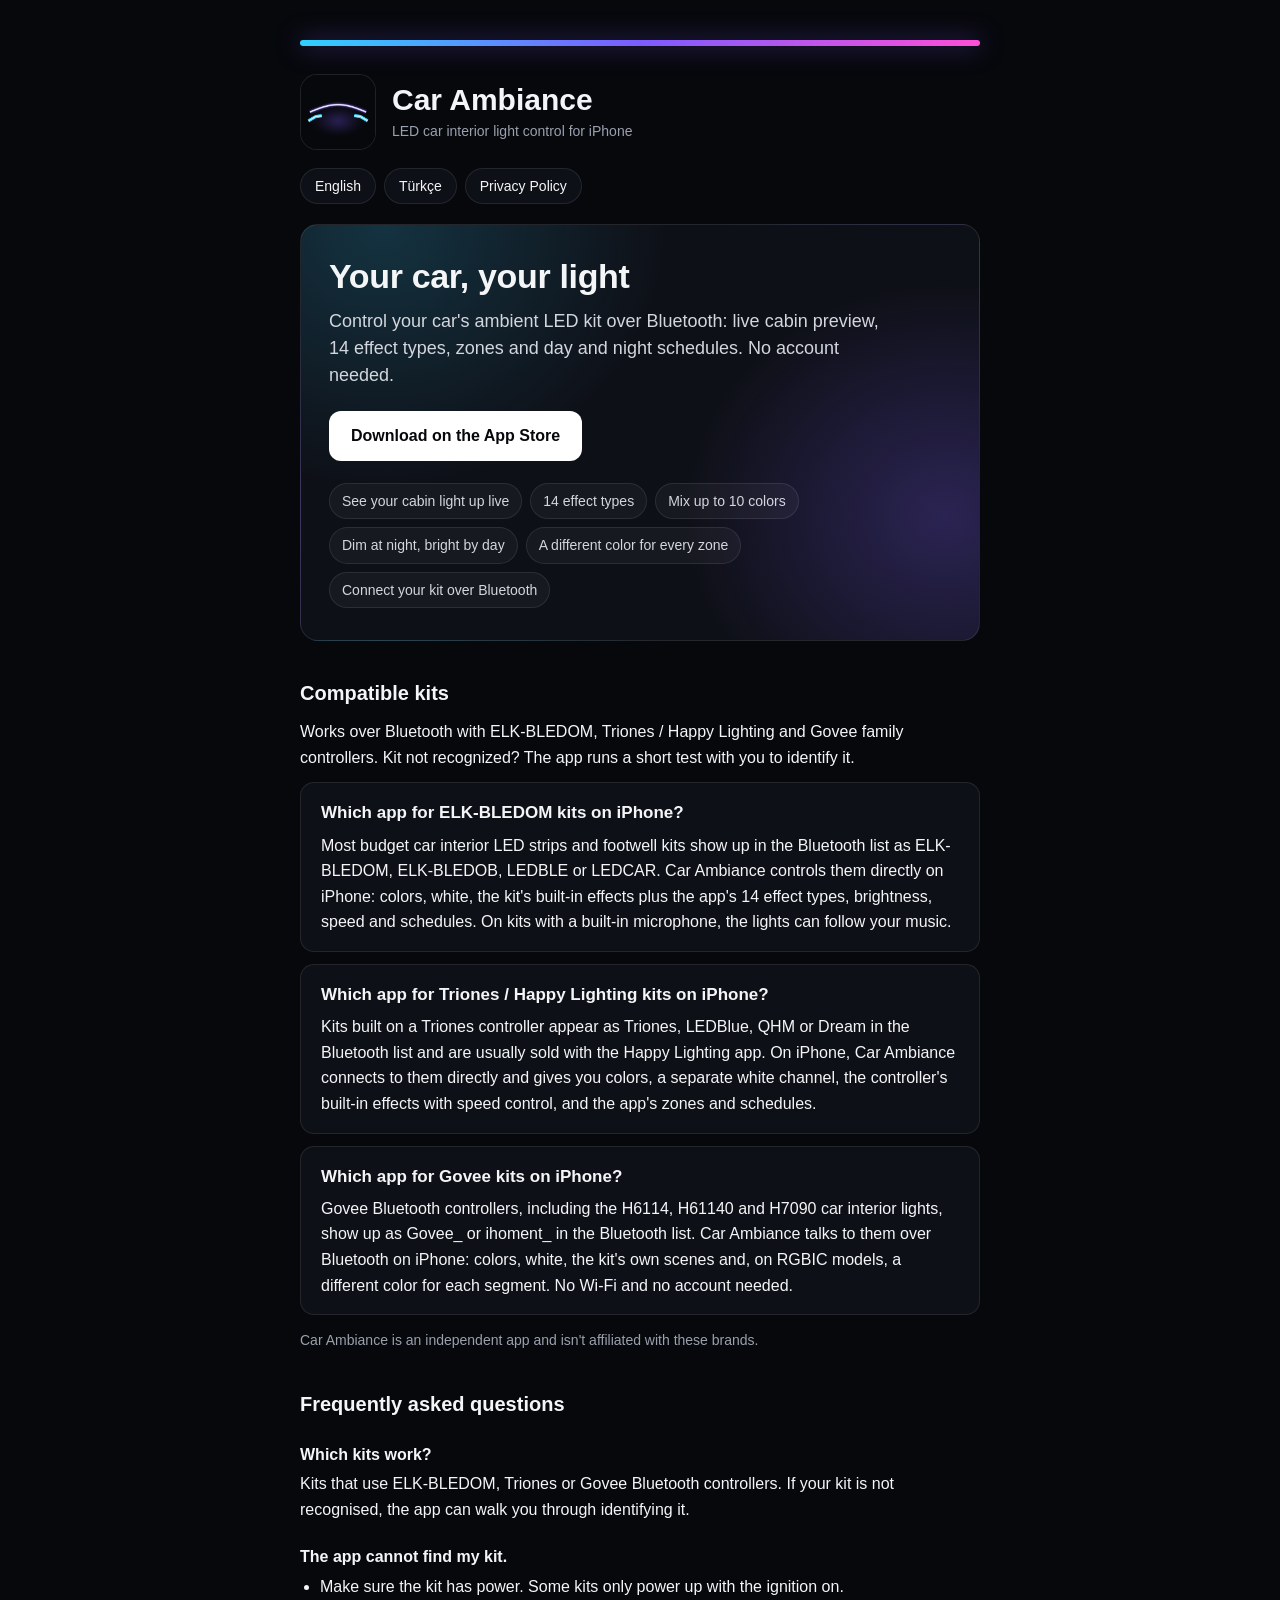
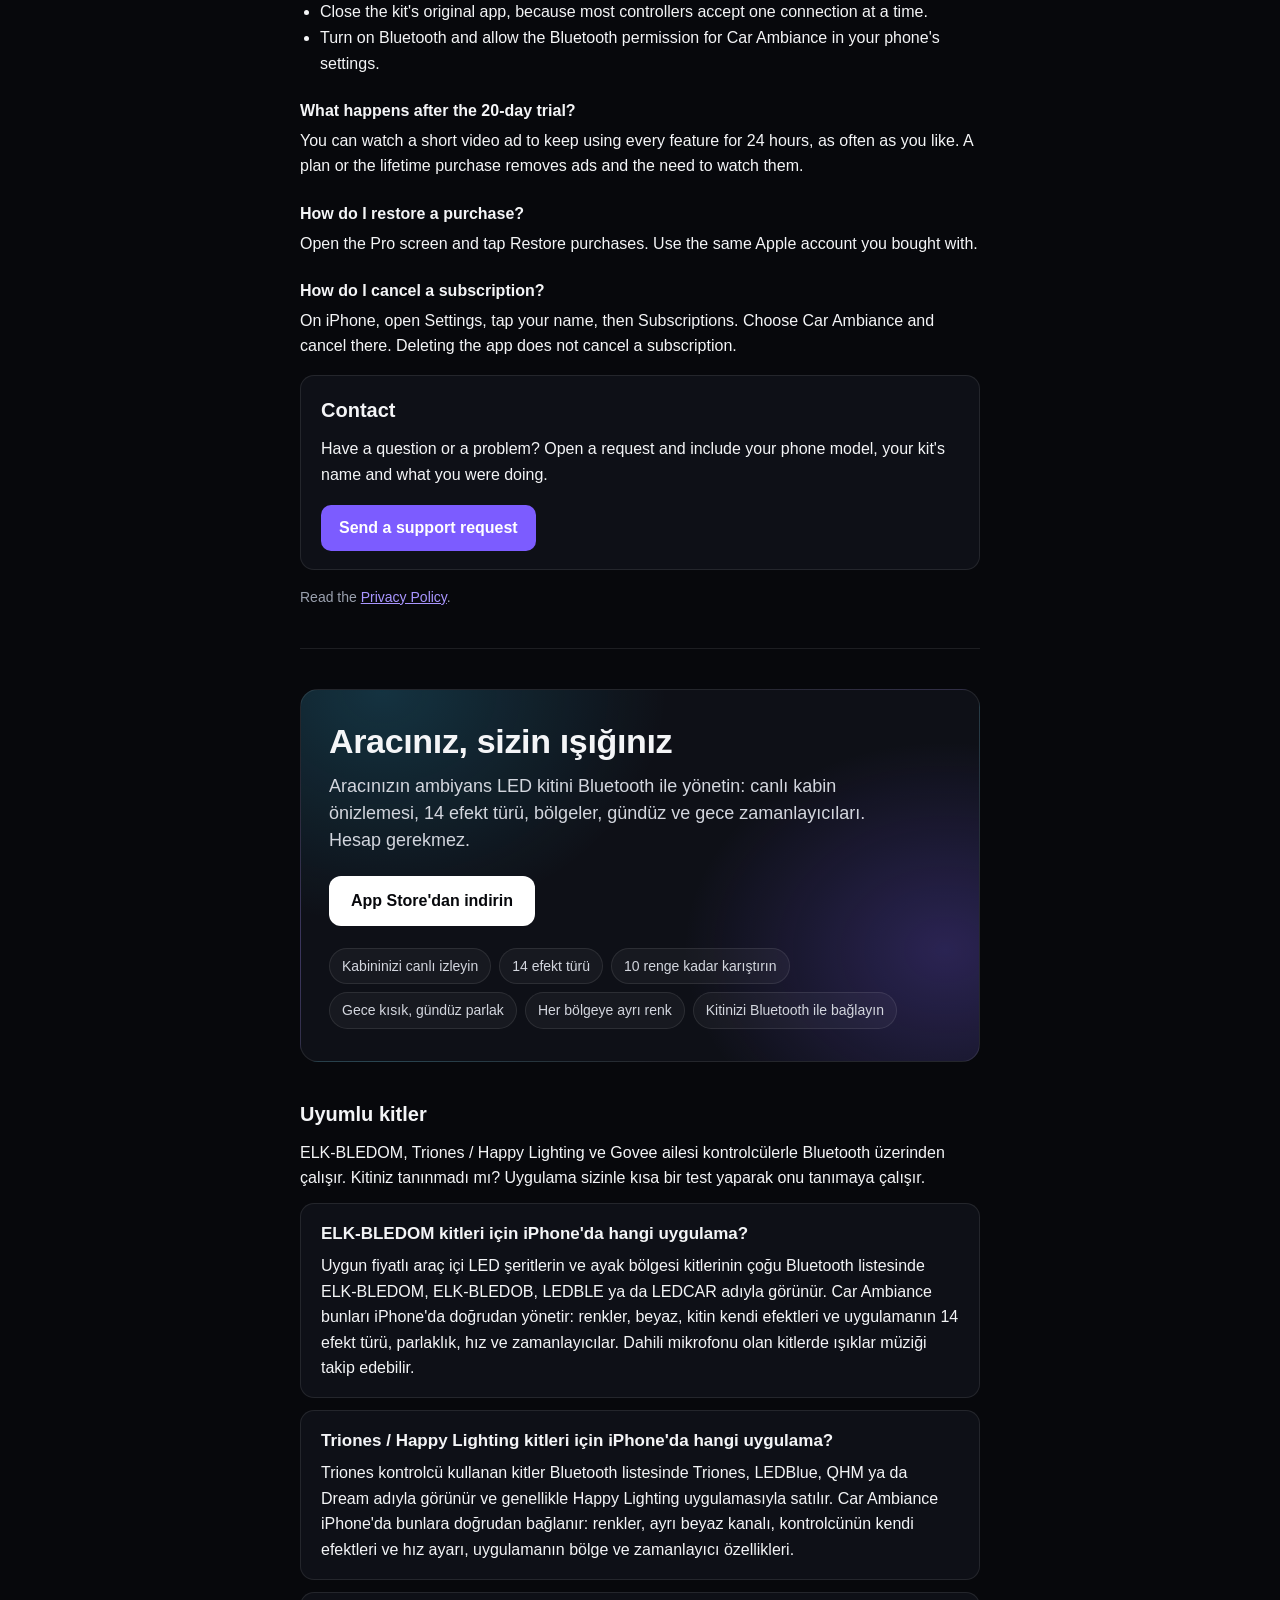
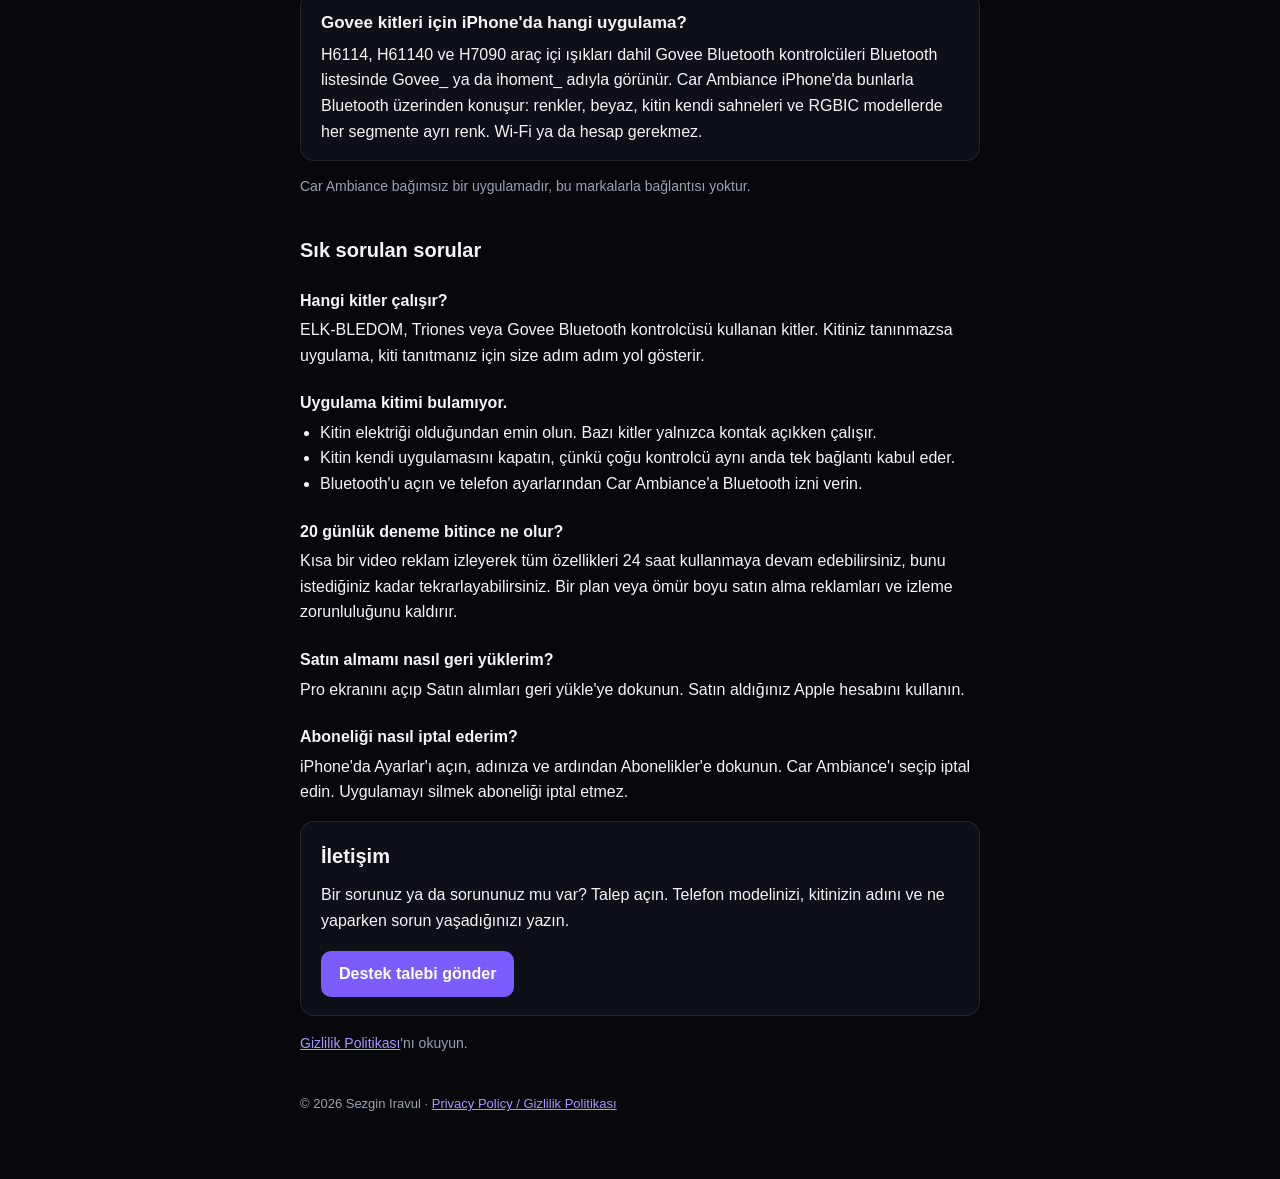
<file: index.html>
<!doctype html>
<html lang="en">
<head>
<meta charset="utf-8">
<meta name="viewport" content="width=device-width, initial-scale=1">
<title>Car Ambiance – LED car interior light control</title>
<meta name="description" content="Control your car's ambient LED kit over Bluetooth on iPhone: live cabin preview, 14 effect types, zones and day and night schedules. Works with ELK-BLEDOM, Triones / Happy Lighting and Govee controllers. No account needed.">
<meta name="apple-itunes-app" content="app-id=6831079834">
<meta name="theme-color" content="#07080C">
<link rel="canonical" href="https://sezginiravul-netizen.github.io/ambiance/">
<link rel="alternate" hreflang="en" href="https://sezginiravul-netizen.github.io/ambiance/">
<link rel="alternate" hreflang="tr" href="https://sezginiravul-netizen.github.io/ambiance/#tr">
<link rel="alternate" hreflang="x-default" href="https://sezginiravul-netizen.github.io/ambiance/">
<link rel="icon" type="image/png" href="icon.png">
<link rel="apple-touch-icon" href="icon.png">
<meta property="og:type" content="website">
<meta property="og:site_name" content="Car Ambiance">
<meta property="og:url" content="https://sezginiravul-netizen.github.io/ambiance/">
<meta property="og:title" content="Car Ambiance – LED car interior light control">
<meta property="og:description" content="Control your car's ambient LED kit over Bluetooth: live cabin preview, 14 effect types, zones and day and night schedules. No account needed.">
<meta property="og:image" content="https://sezginiravul-netizen.github.io/ambiance/og-image.png">
<meta property="og:image:width" content="1200">
<meta property="og:image:height" content="630">
<meta property="og:image:alt" content="Car Ambiance app icon with the tagline “Your car, your light”">
<meta property="og:locale" content="en_US">
<meta property="og:locale:alternate" content="tr_TR">
<meta name="twitter:card" content="summary_large_image">
<meta name="twitter:title" content="Car Ambiance – LED car interior light control">
<meta name="twitter:description" content="Control your car's ambient LED kit over Bluetooth: live cabin preview, 14 effect types, zones and day and night schedules. No account needed.">
<meta name="twitter:image" content="https://sezginiravul-netizen.github.io/ambiance/og-image.png">
<link rel="stylesheet" href="style.css">
<script type="application/ld+json">
{
  "@context": "https://schema.org",
  "@type": "MobileApplication",
  "name": "Car Ambiance",
  "operatingSystem": "iOS",
  "applicationCategory": "UtilitiesApplication",
  "description": "Control your car's ambient LED kit over Bluetooth: live cabin preview, 14 effect types, zones and day and night schedules. No account needed.",
  "url": "https://sezginiravul-netizen.github.io/ambiance/",
  "installUrl": "https://apps.apple.com/us/app/car-ambiance/id6831079834",
  "image": "https://sezginiravul-netizen.github.io/ambiance/og-image.png",
  "author": {"@type": "Person", "name": "Sezgin Iravul"}
}
</script>
</head>
<body>
<div class="wrap">
<div class="bar"></div>
<header class="mast">
<img class="appicon" src="icon.png" width="76" height="76" alt="Car Ambiance app icon">
<div>
<h1>Car Ambiance</h1>
<p class="muted">LED car interior light control for iPhone</p>
</div>
</header>
<nav><a href="#en">English</a><a href="#tr">Türkçe</a><a href="privacy.html">Privacy Policy</a></nav>

<section id="en">
<div class="hero">
<h2 class="tagline">Your car, your light</h2>
<p class="lead">Control your car's ambient LED kit over Bluetooth: live cabin preview, 14 effect types, zones and day and night schedules. No account needed.</p>
<a class="store" href="https://apps.apple.com/us/app/car-ambiance/id6831079834">Download on the App Store</a>
<ul class="chips">
<li>See your cabin light up live</li>
<li>14 effect types</li>
<li>Mix up to 10 colors</li>
<li>Dim at night, bright by day</li>
<li>A different color for every zone</li>
<li>Connect your kit over Bluetooth</li>
</ul>
</div>

<h2 id="kits-en">Compatible kits</h2>
<p>Works over Bluetooth with ELK-BLEDOM, Triones / Happy Lighting and Govee family controllers. Kit not recognized? The app runs a short test with you to identify it.</p>
<div class="kit">
<h3>Which app for ELK-BLEDOM kits on iPhone?</h3>
<p>Most budget car interior LED strips and footwell kits show up in the Bluetooth list as ELK-BLEDOM, ELK-BLEDOB, LEDBLE or LEDCAR. Car Ambiance controls them directly on iPhone: colors, white, the kit's built-in effects plus the app's 14 effect types, brightness, speed and schedules. On kits with a built-in microphone, the lights can follow your music.</p>
</div>
<div class="kit">
<h3>Which app for Triones / Happy Lighting kits on iPhone?</h3>
<p>Kits built on a Triones controller appear as Triones, LEDBlue, QHM or Dream in the Bluetooth list and are usually sold with the Happy Lighting app. On iPhone, Car Ambiance connects to them directly and gives you colors, a separate white channel, the controller's built-in effects with speed control, and the app's zones and schedules.</p>
</div>
<div class="kit">
<h3>Which app for Govee kits on iPhone?</h3>
<p>Govee Bluetooth controllers, including the H6114, H61140 and H7090 car interior lights, show up as Govee_ or ihoment_ in the Bluetooth list. Car Ambiance talks to them over Bluetooth on iPhone: colors, white, the kit's own scenes and, on RGBIC models, a different color for each segment. No Wi-Fi and no account needed.</p>
</div>
<p class="disclaimer">Car Ambiance is an independent app and isn't affiliated with these brands.</p>

<h2>Frequently asked questions</h2>
<h3>Which kits work?</h3>
<p>Kits that use ELK-BLEDOM, Triones or Govee Bluetooth controllers. If your kit is not recognised, the app can walk you through identifying it.</p>
<h3>The app cannot find my kit.</h3>
<ul>
<li>Make sure the kit has power. Some kits only power up with the ignition on.</li>
<li>Close the kit's original app, because most controllers accept one connection at a time.</li>
<li>Turn on Bluetooth and allow the Bluetooth permission for Car Ambiance in your phone's settings.</li>
</ul>
<h3>What happens after the 20-day trial?</h3>
<p>You can watch a short video ad to keep using every feature for 24 hours, as often as you like. A plan or the lifetime purchase removes ads and the need to watch them.</p>
<h3>How do I restore a purchase?</h3>
<p>Open the Pro screen and tap Restore purchases. Use the same Apple account you bought with.</p>
<h3>How do I cancel a subscription?</h3>
<p>On iPhone, open Settings, tap your name, then Subscriptions. Choose Car Ambiance and cancel there. Deleting the app does not cancel a subscription.</p>

<div class="card">
<h2 class="card-title">Contact</h2>
<p>Have a question or a problem? Open a request and include your phone model, your kit's name and what you were doing.</p>
<a class="cta" href="https://github.com/sezginiravul-netizen/ambiance/issues/new">Send a support request</a>
</div>
<p class="muted">Read the <a href="privacy.html">Privacy Policy</a>.</p>
</section>

<hr>

<section id="tr" lang="tr">
<div class="hero">
<h2 class="tagline">Aracınız, sizin ışığınız</h2>
<p class="lead">Aracınızın ambiyans LED kitini Bluetooth ile yönetin: canlı kabin önizlemesi, 14 efekt türü, bölgeler, gündüz ve gece zamanlayıcıları. Hesap gerekmez.</p>
<a class="store" href="https://apps.apple.com/us/app/car-ambiance/id6831079834">App Store'dan indirin</a>
<ul class="chips">
<li>Kabininizi canlı izleyin</li>
<li>14 efekt türü</li>
<li>10 renge kadar karıştırın</li>
<li>Gece kısık, gündüz parlak</li>
<li>Her bölgeye ayrı renk</li>
<li>Kitinizi Bluetooth ile bağlayın</li>
</ul>
</div>

<h2 id="kits-tr">Uyumlu kitler</h2>
<p>ELK-BLEDOM, Triones / Happy Lighting ve Govee ailesi kontrolcülerle Bluetooth üzerinden çalışır. Kitiniz tanınmadı mı? Uygulama sizinle kısa bir test yaparak onu tanımaya çalışır.</p>
<div class="kit">
<h3>ELK-BLEDOM kitleri için iPhone'da hangi uygulama?</h3>
<p>Uygun fiyatlı araç içi LED şeritlerin ve ayak bölgesi kitlerinin çoğu Bluetooth listesinde ELK-BLEDOM, ELK-BLEDOB, LEDBLE ya da LEDCAR adıyla görünür. Car Ambiance bunları iPhone'da doğrudan yönetir: renkler, beyaz, kitin kendi efektleri ve uygulamanın 14 efekt türü, parlaklık, hız ve zamanlayıcılar. Dahili mikrofonu olan kitlerde ışıklar müziği takip edebilir.</p>
</div>
<div class="kit">
<h3>Triones / Happy Lighting kitleri için iPhone'da hangi uygulama?</h3>
<p>Triones kontrolcü kullanan kitler Bluetooth listesinde Triones, LEDBlue, QHM ya da Dream adıyla görünür ve genellikle Happy Lighting uygulamasıyla satılır. Car Ambiance iPhone'da bunlara doğrudan bağlanır: renkler, ayrı beyaz kanalı, kontrolcünün kendi efektleri ve hız ayarı, uygulamanın bölge ve zamanlayıcı özellikleri.</p>
</div>
<div class="kit">
<h3>Govee kitleri için iPhone'da hangi uygulama?</h3>
<p>H6114, H61140 ve H7090 araç içi ışıkları dahil Govee Bluetooth kontrolcüleri Bluetooth listesinde Govee_ ya da ihoment_ adıyla görünür. Car Ambiance iPhone'da bunlarla Bluetooth üzerinden konuşur: renkler, beyaz, kitin kendi sahneleri ve RGBIC modellerde her segmente ayrı renk. Wi-Fi ya da hesap gerekmez.</p>
</div>
<p class="disclaimer">Car Ambiance bağımsız bir uygulamadır, bu markalarla bağlantısı yoktur.</p>

<h2>Sık sorulan sorular</h2>
<h3>Hangi kitler çalışır?</h3>
<p>ELK-BLEDOM, Triones veya Govee Bluetooth kontrolcüsü kullanan kitler. Kitiniz tanınmazsa uygulama, kiti tanıtmanız için size adım adım yol gösterir.</p>
<h3>Uygulama kitimi bulamıyor.</h3>
<ul>
<li>Kitin elektriği olduğundan emin olun. Bazı kitler yalnızca kontak açıkken çalışır.</li>
<li>Kitin kendi uygulamasını kapatın, çünkü çoğu kontrolcü aynı anda tek bağlantı kabul eder.</li>
<li>Bluetooth'u açın ve telefon ayarlarından Car Ambiance'a Bluetooth izni verin.</li>
</ul>
<h3>20 günlük deneme bitince ne olur?</h3>
<p>Kısa bir video reklam izleyerek tüm özellikleri 24 saat kullanmaya devam edebilirsiniz, bunu istediğiniz kadar tekrarlayabilirsiniz. Bir plan veya ömür boyu satın alma reklamları ve izleme zorunluluğunu kaldırır.</p>
<h3>Satın almamı nasıl geri yüklerim?</h3>
<p>Pro ekranını açıp Satın alımları geri yükle'ye dokunun. Satın aldığınız Apple hesabını kullanın.</p>
<h3>Aboneliği nasıl iptal ederim?</h3>
<p>iPhone'da Ayarlar'ı açın, adınıza ve ardından Abonelikler'e dokunun. Car Ambiance'ı seçip iptal edin. Uygulamayı silmek aboneliği iptal etmez.</p>

<div class="card">
<h2 class="card-title">İletişim</h2>
<p>Bir sorunuz ya da sorununuz mu var? Talep açın. Telefon modelinizi, kitinizin adını ve ne yaparken sorun yaşadığınızı yazın.</p>
<a class="cta" href="https://github.com/sezginiravul-netizen/ambiance/issues/new">Destek talebi gönder</a>
</div>
<p class="muted"><a href="privacy.html">Gizlilik Politikası</a>'nı okuyun.</p>
</section>

<footer>© 2026 Sezgin Iravul · <a href="privacy.html">Privacy Policy / Gizlilik Politikası</a></footer>
</div>
</body>
</html>
</file>
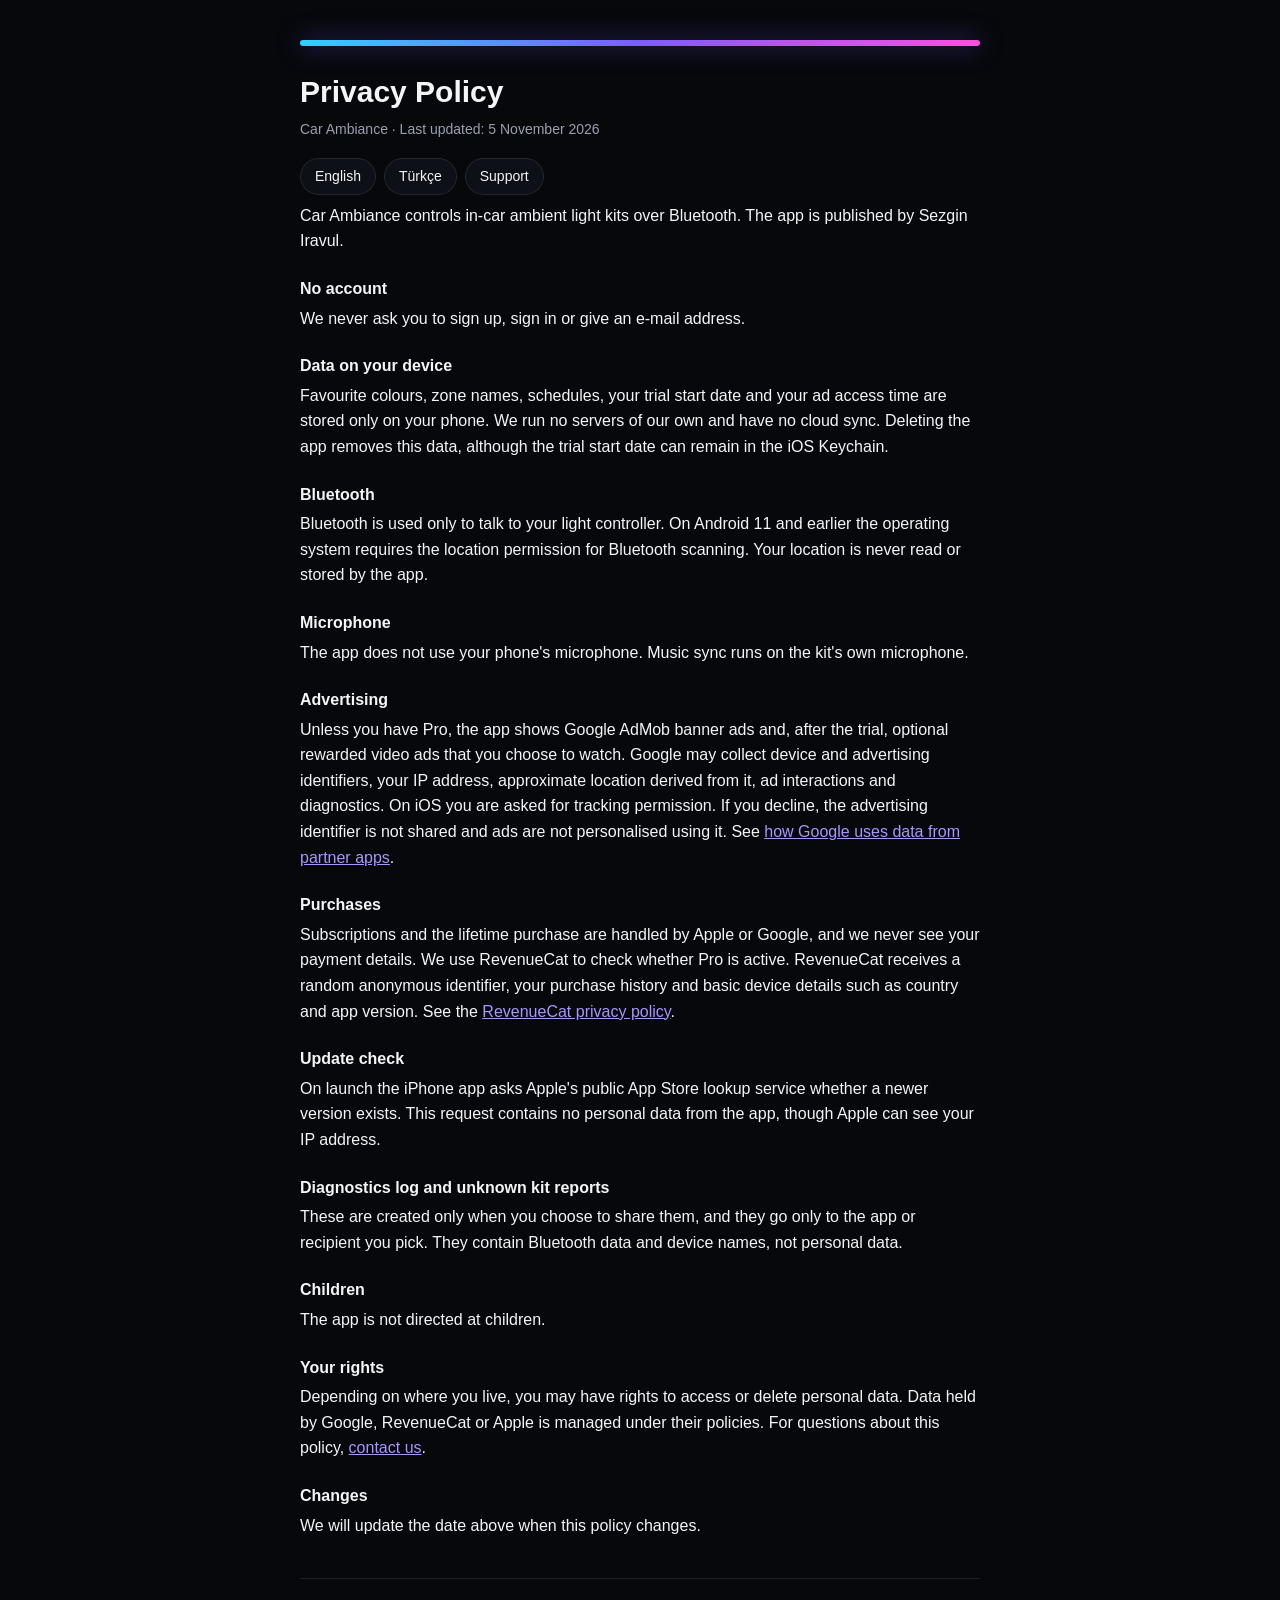
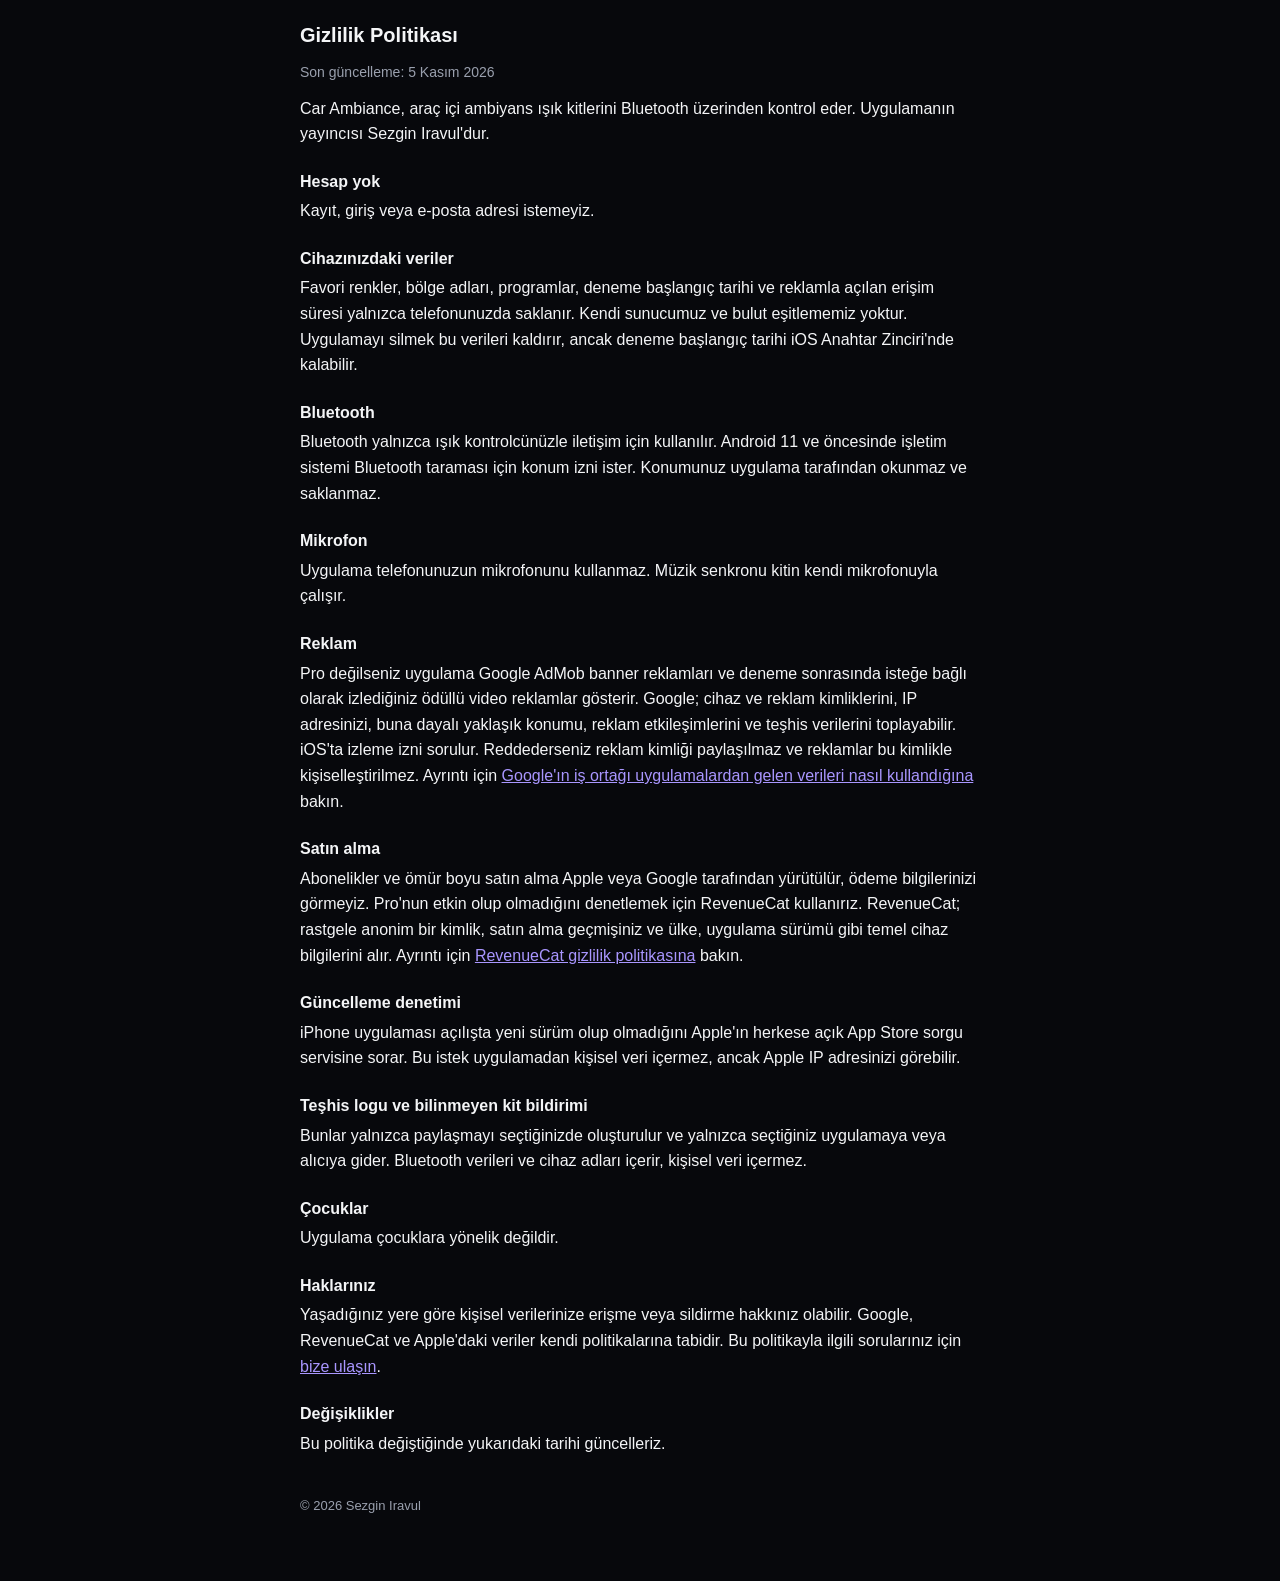
<file: privacy.html>
<!doctype html>
<html lang="en">
<head>
<meta charset="utf-8">
<meta name="viewport" content="width=device-width, initial-scale=1">
<title>Car Ambiance Privacy</title>
<meta name="description" content="Privacy policy for the Car Ambiance app.">
<link rel="stylesheet" href="style.css">
</head>
<body>
<div class="wrap">
<div class="bar"></div>
<h1>Privacy Policy</h1>
<p class="muted">Car Ambiance · Last updated: 5 November 2026</p>
<nav><a href="#en">English</a><a href="#tr">Türkçe</a><a href="./">Support</a></nav>

<section id="en">
<p>Car Ambiance controls in-car ambient light kits over Bluetooth. The app is published by Sezgin Iravul.</p>
<h3>No account</h3>
<p>We never ask you to sign up, sign in or give an e-mail address.</p>
<h3>Data on your device</h3>
<p>Favourite colours, zone names, schedules, your trial start date and your ad access time are stored only on your phone. We run no servers of our own and have no cloud sync. Deleting the app removes this data, although the trial start date can remain in the iOS Keychain.</p>
<h3>Bluetooth</h3>
<p>Bluetooth is used only to talk to your light controller. On Android 11 and earlier the operating system requires the location permission for Bluetooth scanning. Your location is never read or stored by the app.</p>
<h3>Microphone</h3>
<p>The app does not use your phone's microphone. Music sync runs on the kit's own microphone.</p>
<h3>Advertising</h3>
<p>Unless you have Pro, the app shows Google AdMob banner ads and, after the trial, optional rewarded video ads that you choose to watch. Google may collect device and advertising identifiers, your IP address, approximate location derived from it, ad interactions and diagnostics. On iOS you are asked for tracking permission. If you decline, the advertising identifier is not shared and ads are not personalised using it. See <a href="https://policies.google.com/technologies/partner-sites">how Google uses data from partner apps</a>.</p>
<h3>Purchases</h3>
<p>Subscriptions and the lifetime purchase are handled by Apple or Google, and we never see your payment details. We use RevenueCat to check whether Pro is active. RevenueCat receives a random anonymous identifier, your purchase history and basic device details such as country and app version. See the <a href="https://www.revenuecat.com/privacy">RevenueCat privacy policy</a>.</p>
<h3>Update check</h3>
<p>On launch the iPhone app asks Apple's public App Store lookup service whether a newer version exists. This request contains no personal data from the app, though Apple can see your IP address.</p>
<h3>Diagnostics log and unknown kit reports</h3>
<p>These are created only when you choose to share them, and they go only to the app or recipient you pick. They contain Bluetooth data and device names, not personal data.</p>
<h3>Children</h3>
<p>The app is not directed at children.</p>
<h3>Your rights</h3>
<p>Depending on where you live, you may have rights to access or delete personal data. Data held by Google, RevenueCat or Apple is managed under their policies. For questions about this policy, <a href="https://github.com/sezginiravul-netizen/ambiance/issues/new">contact us</a>.</p>
<h3>Changes</h3>
<p>We will update the date above when this policy changes.</p>
</section>

<hr>

<section id="tr" lang="tr">
<h2 style="margin-top:0">Gizlilik Politikası</h2>
<p class="muted">Son güncelleme: 5 Kasım 2026</p>
<p>Car Ambiance, araç içi ambiyans ışık kitlerini Bluetooth üzerinden kontrol eder. Uygulamanın yayıncısı Sezgin Iravul'dur.</p>
<h3>Hesap yok</h3>
<p>Kayıt, giriş veya e-posta adresi istemeyiz.</p>
<h3>Cihazınızdaki veriler</h3>
<p>Favori renkler, bölge adları, programlar, deneme başlangıç tarihi ve reklamla açılan erişim süresi yalnızca telefonunuzda saklanır. Kendi sunucumuz ve bulut eşitlememiz yoktur. Uygulamayı silmek bu verileri kaldırır, ancak deneme başlangıç tarihi iOS Anahtar Zinciri'nde kalabilir.</p>
<h3>Bluetooth</h3>
<p>Bluetooth yalnızca ışık kontrolcünüzle iletişim için kullanılır. Android 11 ve öncesinde işletim sistemi Bluetooth taraması için konum izni ister. Konumunuz uygulama tarafından okunmaz ve saklanmaz.</p>
<h3>Mikrofon</h3>
<p>Uygulama telefonunuzun mikrofonunu kullanmaz. Müzik senkronu kitin kendi mikrofonuyla çalışır.</p>
<h3>Reklam</h3>
<p>Pro değilseniz uygulama Google AdMob banner reklamları ve deneme sonrasında isteğe bağlı olarak izlediğiniz ödüllü video reklamlar gösterir. Google; cihaz ve reklam kimliklerini, IP adresinizi, buna dayalı yaklaşık konumu, reklam etkileşimlerini ve teşhis verilerini toplayabilir. iOS'ta izleme izni sorulur. Reddederseniz reklam kimliği paylaşılmaz ve reklamlar bu kimlikle kişiselleştirilmez. Ayrıntı için <a href="https://policies.google.com/technologies/partner-sites">Google'ın iş ortağı uygulamalardan gelen verileri nasıl kullandığına</a> bakın.</p>
<h3>Satın alma</h3>
<p>Abonelikler ve ömür boyu satın alma Apple veya Google tarafından yürütülür, ödeme bilgilerinizi görmeyiz. Pro'nun etkin olup olmadığını denetlemek için RevenueCat kullanırız. RevenueCat; rastgele anonim bir kimlik, satın alma geçmişiniz ve ülke, uygulama sürümü gibi temel cihaz bilgilerini alır. Ayrıntı için <a href="https://www.revenuecat.com/privacy">RevenueCat gizlilik politikasına</a> bakın.</p>
<h3>Güncelleme denetimi</h3>
<p>iPhone uygulaması açılışta yeni sürüm olup olmadığını Apple'ın herkese açık App Store sorgu servisine sorar. Bu istek uygulamadan kişisel veri içermez, ancak Apple IP adresinizi görebilir.</p>
<h3>Teşhis logu ve bilinmeyen kit bildirimi</h3>
<p>Bunlar yalnızca paylaşmayı seçtiğinizde oluşturulur ve yalnızca seçtiğiniz uygulamaya veya alıcıya gider. Bluetooth verileri ve cihaz adları içerir, kişisel veri içermez.</p>
<h3>Çocuklar</h3>
<p>Uygulama çocuklara yönelik değildir.</p>
<h3>Haklarınız</h3>
<p>Yaşadığınız yere göre kişisel verilerinize erişme veya sildirme hakkınız olabilir. Google, RevenueCat ve Apple'daki veriler kendi politikalarına tabidir. Bu politikayla ilgili sorularınız için <a href="https://github.com/sezginiravul-netizen/ambiance/issues/new">bize ulaşın</a>.</p>
<h3>Değişiklikler</h3>
<p>Bu politika değiştiğinde yukarıdaki tarihi güncelleriz.</p>
</section>

<footer>© 2026 Sezgin Iravul</footer>
</div>
</body>
</html>
</file>
<file: style.css>
:root{--bg:#07080C;--card:#0E1017;--line:rgba(255,255,255,.09);--text:#F4F5F7;--muted:#9AA0AE;--accent:#7C5CFF;--accent2:#2FD1FF}
*{box-sizing:border-box}
html{-webkit-text-size-adjust:100%}
body{margin:0;background:var(--bg);color:var(--text);font:16px/1.6 -apple-system,BlinkMacSystemFont,"Segoe UI",Roboto,Helvetica,Arial,sans-serif}
.wrap{max-width:720px;margin:0 auto;padding:40px 20px 64px}
.bar{height:6px;border-radius:3px;background:linear-gradient(90deg,var(--accent2),var(--accent),#FF4FD8);box-shadow:0 0 24px rgba(124,92,255,.55);margin-bottom:28px}
h1{font-size:30px;line-height:1.2;margin:0 0 8px}
h2{font-size:20px;margin:36px 0 10px}
h3{font-size:16px;margin:22px 0 4px}
p{margin:0 0 12px}
.muted{color:var(--muted);font-size:14px}
a{color:#A996FF}
nav{display:flex;flex-wrap:wrap;gap:8px;margin:18px 0 8px}
nav a{padding:6px 14px;border:1px solid var(--line);border-radius:999px;background:var(--card);text-decoration:none;color:var(--text);font-size:14px}
.card{background:var(--card);border:1px solid var(--line);border-radius:14px;padding:18px 20px;margin:16px 0}
.cta{display:inline-block;margin-top:6px;padding:10px 18px;border-radius:10px;background:var(--accent);color:#fff;text-decoration:none;font-weight:600}
hr{border:0;border-top:1px solid var(--line);margin:40px 0}
footer{margin-top:40px;color:var(--muted);font-size:13px}
ul{padding-left:20px;margin:0 0 12px}

/* Landing page (index.html); privacy.html uses only the rules above */
.mast{display:flex;align-items:center;gap:16px;margin:0 0 4px}
.mast h1{margin:0}
.mast p{margin:2px 0 0}
.appicon{width:76px;height:76px;border-radius:17px;border:1px solid var(--line);background:#0A0B12;flex:none}
.hero{background:radial-gradient(60% 90% at 12% 0%,rgba(47,209,255,.18),transparent 70%),radial-gradient(55% 80% at 95% 70%,rgba(124,92,255,.26),transparent 70%),var(--card);border:1px solid var(--line);border-radius:18px;padding:32px 28px;margin:20px 0 8px}
.tagline{font-size:34px;line-height:1.15;letter-spacing:-.01em;margin:0 0 12px}
.lead{font-size:18px;line-height:1.5;color:#D3D6DE;max-width:560px;margin:0 0 22px}
.store{display:inline-block;padding:12px 22px;border-radius:12px;background:#fff;color:#07080C;text-decoration:none;font-weight:700}
.store:hover{background:#E9EAF0}
.chips{list-style:none;padding:0;margin:22px 0 0;display:flex;flex-wrap:wrap;gap:8px}
.chips li{padding:6px 12px;border:1px solid var(--line);border-radius:999px;background:rgba(255,255,255,.04);font-size:14px;color:#D3D6DE}
.kit{background:var(--card);border:1px solid var(--line);border-radius:14px;padding:16px 20px;margin:12px 0}
.kit h3{margin:0 0 6px;font-size:17px}
.kit p{margin:0}
.disclaimer{color:var(--muted);font-size:14px;margin:14px 0 0}
.card-title{margin-top:0}
@media (max-width:480px){
.wrap{padding:28px 16px 48px}
.mast{gap:12px}
.appicon{width:60px;height:60px;border-radius:14px}
.hero{padding:24px 18px}
.tagline{font-size:28px}
.store{display:block;text-align:center}
}
</file>
